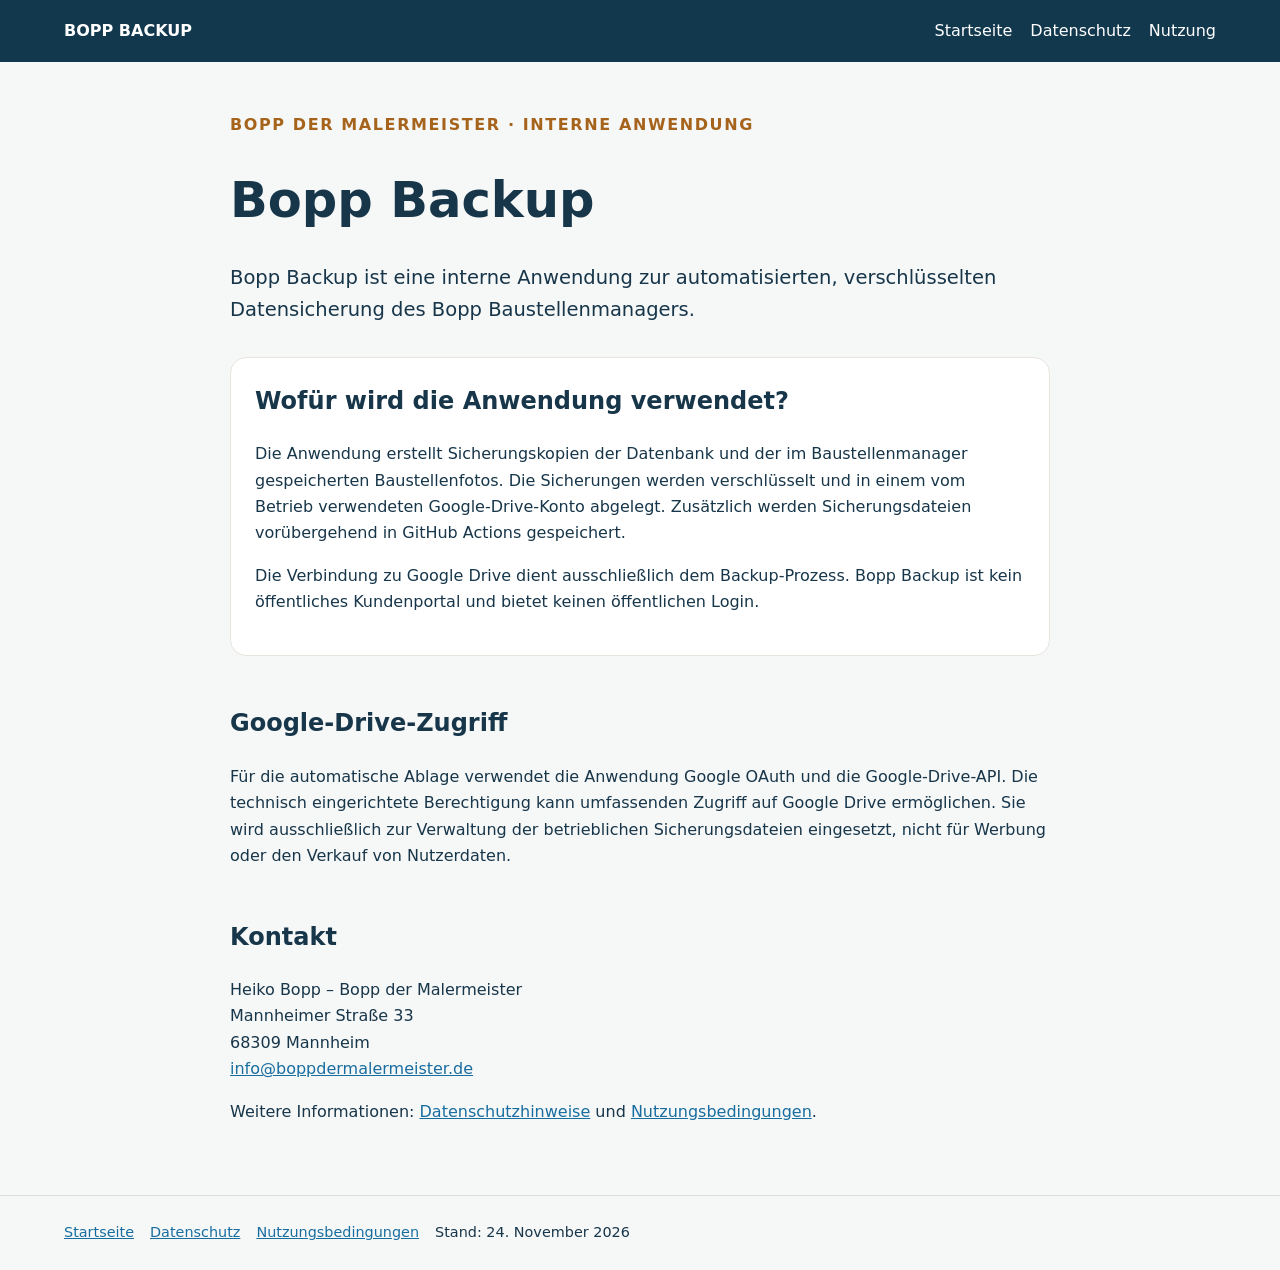
<file: index.html>
<!doctype html><html lang="de"><head><meta charset="UTF-8"><meta name="viewport" content="width=device-width,initial-scale=1"><title>Bopp Backup – Informationen</title><link rel="stylesheet" href="style.css"></head><body><header><a href="index.html"><strong>BOPP BACKUP</strong></a><nav><a href="index.html">Startseite</a><a href="datenschutz.html">Datenschutz</a><a href="nutzungsbedingungen.html">Nutzung</a></nav></header><main><p class="eyebrow">Bopp der Malermeister · Interne Anwendung</p><h1>Bopp Backup</h1><p class="lead">Bopp Backup ist eine interne Anwendung zur automatisierten, verschlüsselten Datensicherung des Bopp Baustellenmanagers.</p><div class="panel"><h2>Wofür wird die Anwendung verwendet?</h2><p>Die Anwendung erstellt Sicherungskopien der Datenbank und der im Baustellenmanager gespeicherten Baustellenfotos. Die Sicherungen werden verschlüsselt und in einem vom Betrieb verwendeten Google-Drive-Konto abgelegt. Zusätzlich werden Sicherungsdateien vorübergehend in GitHub Actions gespeichert.</p><p>Die Verbindung zu Google Drive dient ausschließlich dem Backup-Prozess. Bopp Backup ist kein öffentliches Kundenportal und bietet keinen öffentlichen Login.</p></div><h2>Google-Drive-Zugriff</h2><p>Für die automatische Ablage verwendet die Anwendung Google OAuth und die Google-Drive-API. Die technisch eingerichtete Berechtigung kann umfassenden Zugriff auf Google Drive ermöglichen. Sie wird ausschließlich zur Verwaltung der betrieblichen Sicherungsdateien eingesetzt, nicht für Werbung oder den Verkauf von Nutzerdaten.</p><h2>Kontakt</h2><p>Heiko Bopp – Bopp der Malermeister<br>Mannheimer Straße 33<br>68309 Mannheim<br><a href="mailto:info@boppdermalermeister.de">info@boppdermalermeister.de</a></p><p>Weitere Informationen: <a href="datenschutz.html">Datenschutzhinweise</a> und <a href="nutzungsbedingungen.html">Nutzungsbedingungen</a>.</p></main><footer><a href="index.html">Startseite</a><a href="datenschutz.html">Datenschutz</a><a href="nutzungsbedingungen.html">Nutzungsbedingungen</a><span>Stand: 24. November 2026</span></footer></body></html>
</file>
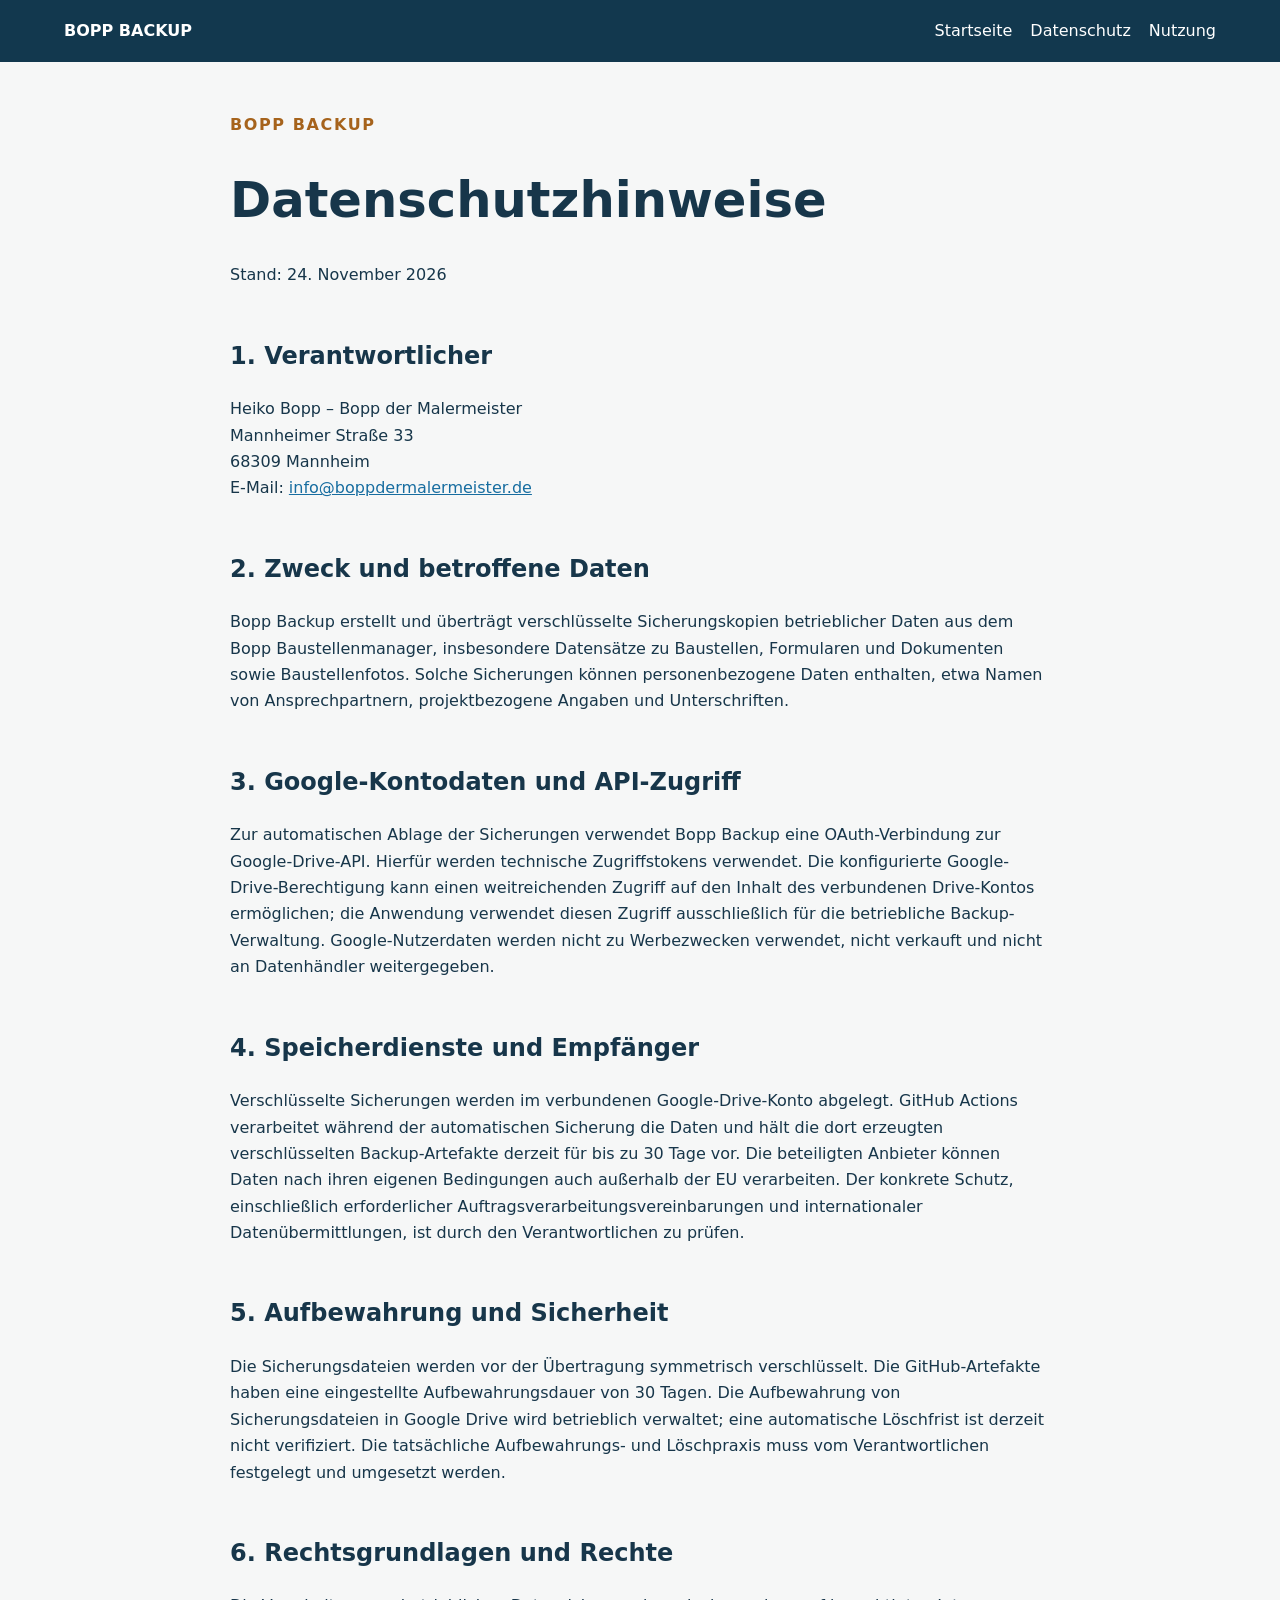
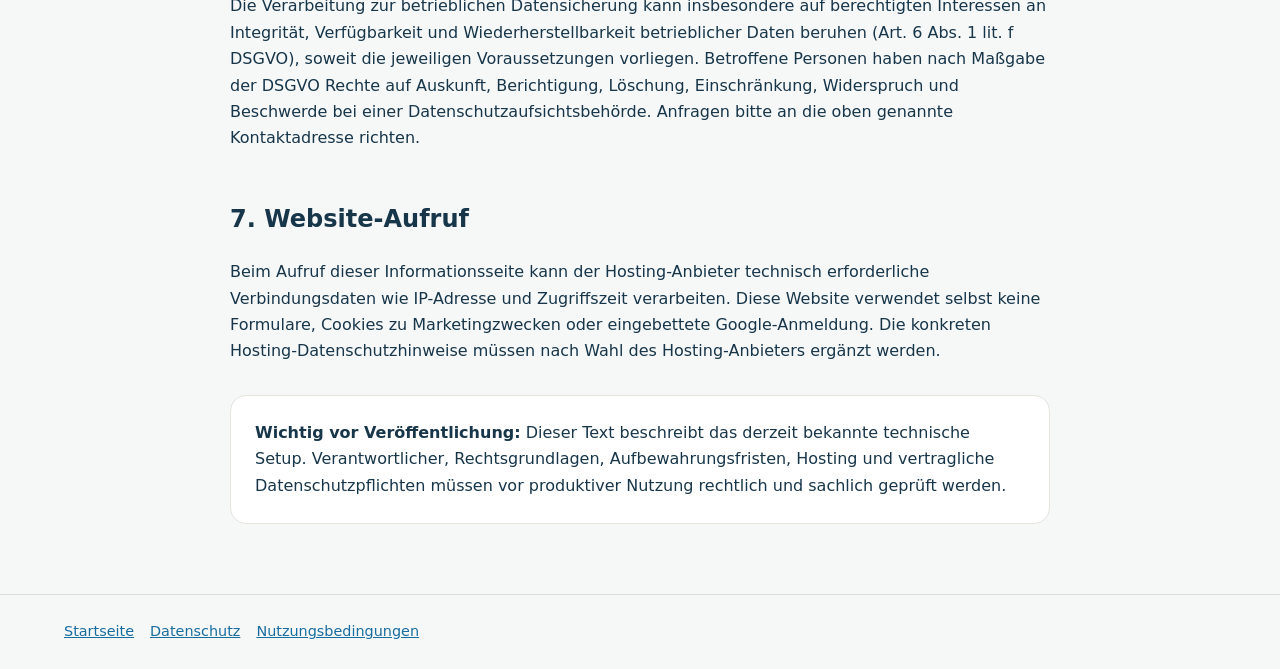
<file: datenschutz.html>
<!doctype html><html lang="de"><head><meta charset="UTF-8"><meta name="viewport" content="width=device-width,initial-scale=1"><title>Datenschutzhinweise – Bopp Backup</title><link rel="stylesheet" href="style.css"></head><body><header><a href="index.html"><strong>BOPP BACKUP</strong></a><nav><a href="index.html">Startseite</a><a href="datenschutz.html">Datenschutz</a><a href="nutzungsbedingungen.html">Nutzung</a></nav></header><main><p class="eyebrow">Bopp Backup</p><h1>Datenschutzhinweise</h1><p>Stand: 24. November 2026</p><h2>1. Verantwortlicher</h2><p>Heiko Bopp – Bopp der Malermeister<br>Mannheimer Straße 33<br>68309 Mannheim<br>E-Mail: <a href="mailto:info@boppdermalermeister.de">info@boppdermalermeister.de</a></p><h2>2. Zweck und betroffene Daten</h2><p>Bopp Backup erstellt und überträgt verschlüsselte Sicherungskopien betrieblicher Daten aus dem Bopp Baustellenmanager, insbesondere Datensätze zu Baustellen, Formularen und Dokumenten sowie Baustellenfotos. Solche Sicherungen können personenbezogene Daten enthalten, etwa Namen von Ansprechpartnern, projektbezogene Angaben und Unterschriften.</p><h2>3. Google-Kontodaten und API-Zugriff</h2><p>Zur automatischen Ablage der Sicherungen verwendet Bopp Backup eine OAuth-Verbindung zur Google-Drive-API. Hierfür werden technische Zugriffstokens verwendet. Die konfigurierte Google-Drive-Berechtigung kann einen weitreichenden Zugriff auf den Inhalt des verbundenen Drive-Kontos ermöglichen; die Anwendung verwendet diesen Zugriff ausschließlich für die betriebliche Backup-Verwaltung. Google-Nutzerdaten werden nicht zu Werbezwecken verwendet, nicht verkauft und nicht an Datenhändler weitergegeben.</p><h2>4. Speicherdienste und Empfänger</h2><p>Verschlüsselte Sicherungen werden im verbundenen Google-Drive-Konto abgelegt. GitHub Actions verarbeitet während der automatischen Sicherung die Daten und hält die dort erzeugten verschlüsselten Backup-Artefakte derzeit für bis zu 30 Tage vor. Die beteiligten Anbieter können Daten nach ihren eigenen Bedingungen auch außerhalb der EU verarbeiten. Der konkrete Schutz, einschließlich erforderlicher Auftragsverarbeitungsvereinbarungen und internationaler Datenübermittlungen, ist durch den Verantwortlichen zu prüfen.</p><h2>5. Aufbewahrung und Sicherheit</h2><p>Die Sicherungsdateien werden vor der Übertragung symmetrisch verschlüsselt. Die GitHub-Artefakte haben eine eingestellte Aufbewahrungsdauer von 30 Tagen. Die Aufbewahrung von Sicherungsdateien in Google Drive wird betrieblich verwaltet; eine automatische Löschfrist ist derzeit nicht verifiziert. Die tatsächliche Aufbewahrungs- und Löschpraxis muss vom Verantwortlichen festgelegt und umgesetzt werden.</p><h2>6. Rechtsgrundlagen und Rechte</h2><p>Die Verarbeitung zur betrieblichen Datensicherung kann insbesondere auf berechtigten Interessen an Integrität, Verfügbarkeit und Wiederherstellbarkeit betrieblicher Daten beruhen (Art. 6 Abs. 1 lit. f DSGVO), soweit die jeweiligen Voraussetzungen vorliegen. Betroffene Personen haben nach Maßgabe der DSGVO Rechte auf Auskunft, Berichtigung, Löschung, Einschränkung, Widerspruch und Beschwerde bei einer Datenschutzaufsichtsbehörde. Anfragen bitte an die oben genannte Kontaktadresse richten.</p><h2>7. Website-Aufruf</h2><p>Beim Aufruf dieser Informationsseite kann der Hosting-Anbieter technisch erforderliche Verbindungsdaten wie IP-Adresse und Zugriffszeit verarbeiten. Diese Website verwendet selbst keine Formulare, Cookies zu Marketingzwecken oder eingebettete Google-Anmeldung. Die konkreten Hosting-Datenschutzhinweise müssen nach Wahl des Hosting-Anbieters ergänzt werden.</p><div class="panel"><strong>Wichtig vor Veröffentlichung:</strong> Dieser Text beschreibt das derzeit bekannte technische Setup. Verantwortlicher, Rechtsgrundlagen, Aufbewahrungsfristen, Hosting und vertragliche Datenschutzpflichten müssen vor produktiver Nutzung rechtlich und sachlich geprüft werden.</div></main><footer><a href="index.html">Startseite</a><a href="datenschutz.html">Datenschutz</a><a href="nutzungsbedingungen.html">Nutzungsbedingungen</a></footer></body></html>
</file>
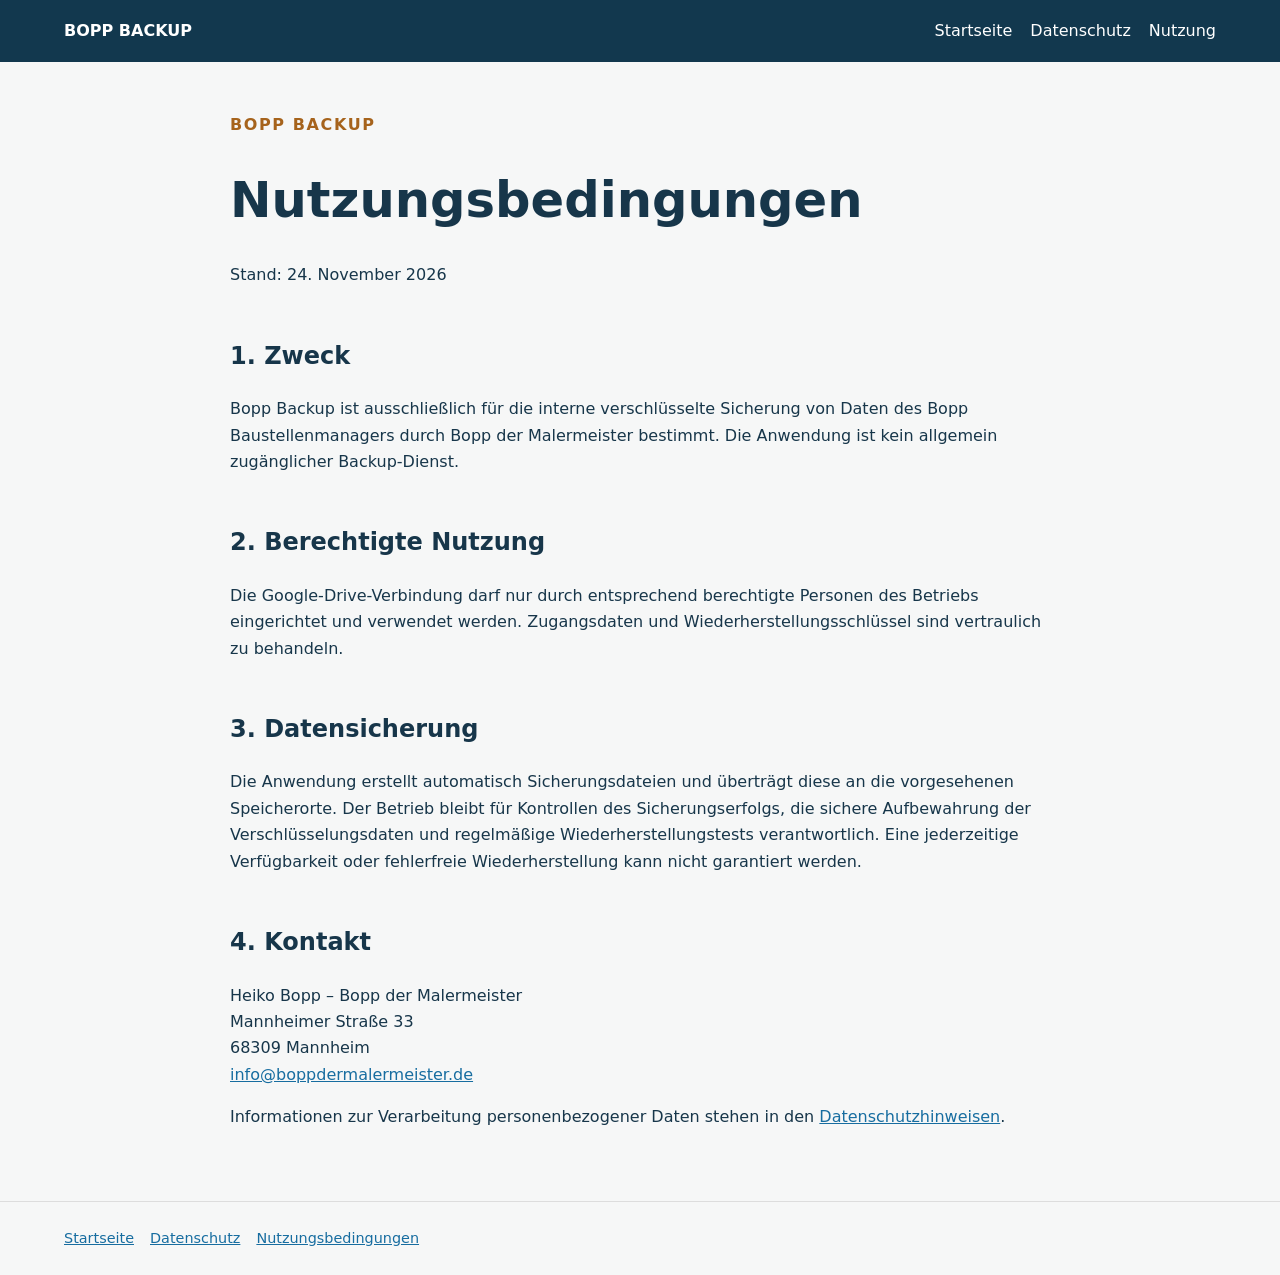
<file: nutzungsbedingungen.html>
<!doctype html><html lang="de"><head><meta charset="UTF-8"><meta name="viewport" content="width=device-width,initial-scale=1"><title>Nutzungsbedingungen – Bopp Backup</title><link rel="stylesheet" href="style.css"></head><body><header><a href="index.html"><strong>BOPP BACKUP</strong></a><nav><a href="index.html">Startseite</a><a href="datenschutz.html">Datenschutz</a><a href="nutzungsbedingungen.html">Nutzung</a></nav></header><main><p class="eyebrow">Bopp Backup</p><h1>Nutzungsbedingungen</h1><p>Stand: 24. November 2026</p><h2>1. Zweck</h2><p>Bopp Backup ist ausschließlich für die interne verschlüsselte Sicherung von Daten des Bopp Baustellenmanagers durch Bopp der Malermeister bestimmt. Die Anwendung ist kein allgemein zugänglicher Backup-Dienst.</p><h2>2. Berechtigte Nutzung</h2><p>Die Google-Drive-Verbindung darf nur durch entsprechend berechtigte Personen des Betriebs eingerichtet und verwendet werden. Zugangsdaten und Wiederherstellungsschlüssel sind vertraulich zu behandeln.</p><h2>3. Datensicherung</h2><p>Die Anwendung erstellt automatisch Sicherungsdateien und überträgt diese an die vorgesehenen Speicherorte. Der Betrieb bleibt für Kontrollen des Sicherungserfolgs, die sichere Aufbewahrung der Verschlüsselungsdaten und regelmäßige Wiederherstellungstests verantwortlich. Eine jederzeitige Verfügbarkeit oder fehlerfreie Wiederherstellung kann nicht garantiert werden.</p><h2>4. Kontakt</h2><p>Heiko Bopp – Bopp der Malermeister<br>Mannheimer Straße 33<br>68309 Mannheim<br><a href="mailto:info@boppdermalermeister.de">info@boppdermalermeister.de</a></p><p>Informationen zur Verarbeitung personenbezogener Daten stehen in den <a href="datenschutz.html">Datenschutzhinweisen</a>.</p></main><footer><a href="index.html">Startseite</a><a href="datenschutz.html">Datenschutz</a><a href="nutzungsbedingungen.html">Nutzungsbedingungen</a></footer></body></html>
</file>
<file: style.css>
:root{font-family:system-ui,-apple-system,Segoe UI,Roboto,Arial,sans-serif;color:#17364a;background:#f6f7f7}*{box-sizing:border-box}body{margin:0;line-height:1.65}header{background:#12384e;color:white;padding:18px 5vw;display:flex;justify-content:space-between;gap:20px;align-items:center;flex-wrap:wrap}header a{color:white;text-decoration:none}header nav{display:flex;gap:18px;flex-wrap:wrap}main{width:min(820px,92vw);margin:50px auto 70px}h1{font-size:clamp(2rem,5vw,3.1rem);line-height:1.15}h2{margin-top:2em}.eyebrow{color:#a6631c;font-weight:700;letter-spacing:.1em;text-transform:uppercase}.lead{font-size:1.22rem}.panel{padding:24px;background:white;border-radius:16px;border:1px solid #e7e4de;margin:30px 0}.panel h2{margin-top:0}a{color:#176da0}footer{border-top:1px solid #ddd;padding:25px 5vw;font-size:.9rem}footer a{margin-right:16px}@media(max-width:600px){header{display:block}header nav{margin-top:10px}main{margin-top:30px}}
</file>
